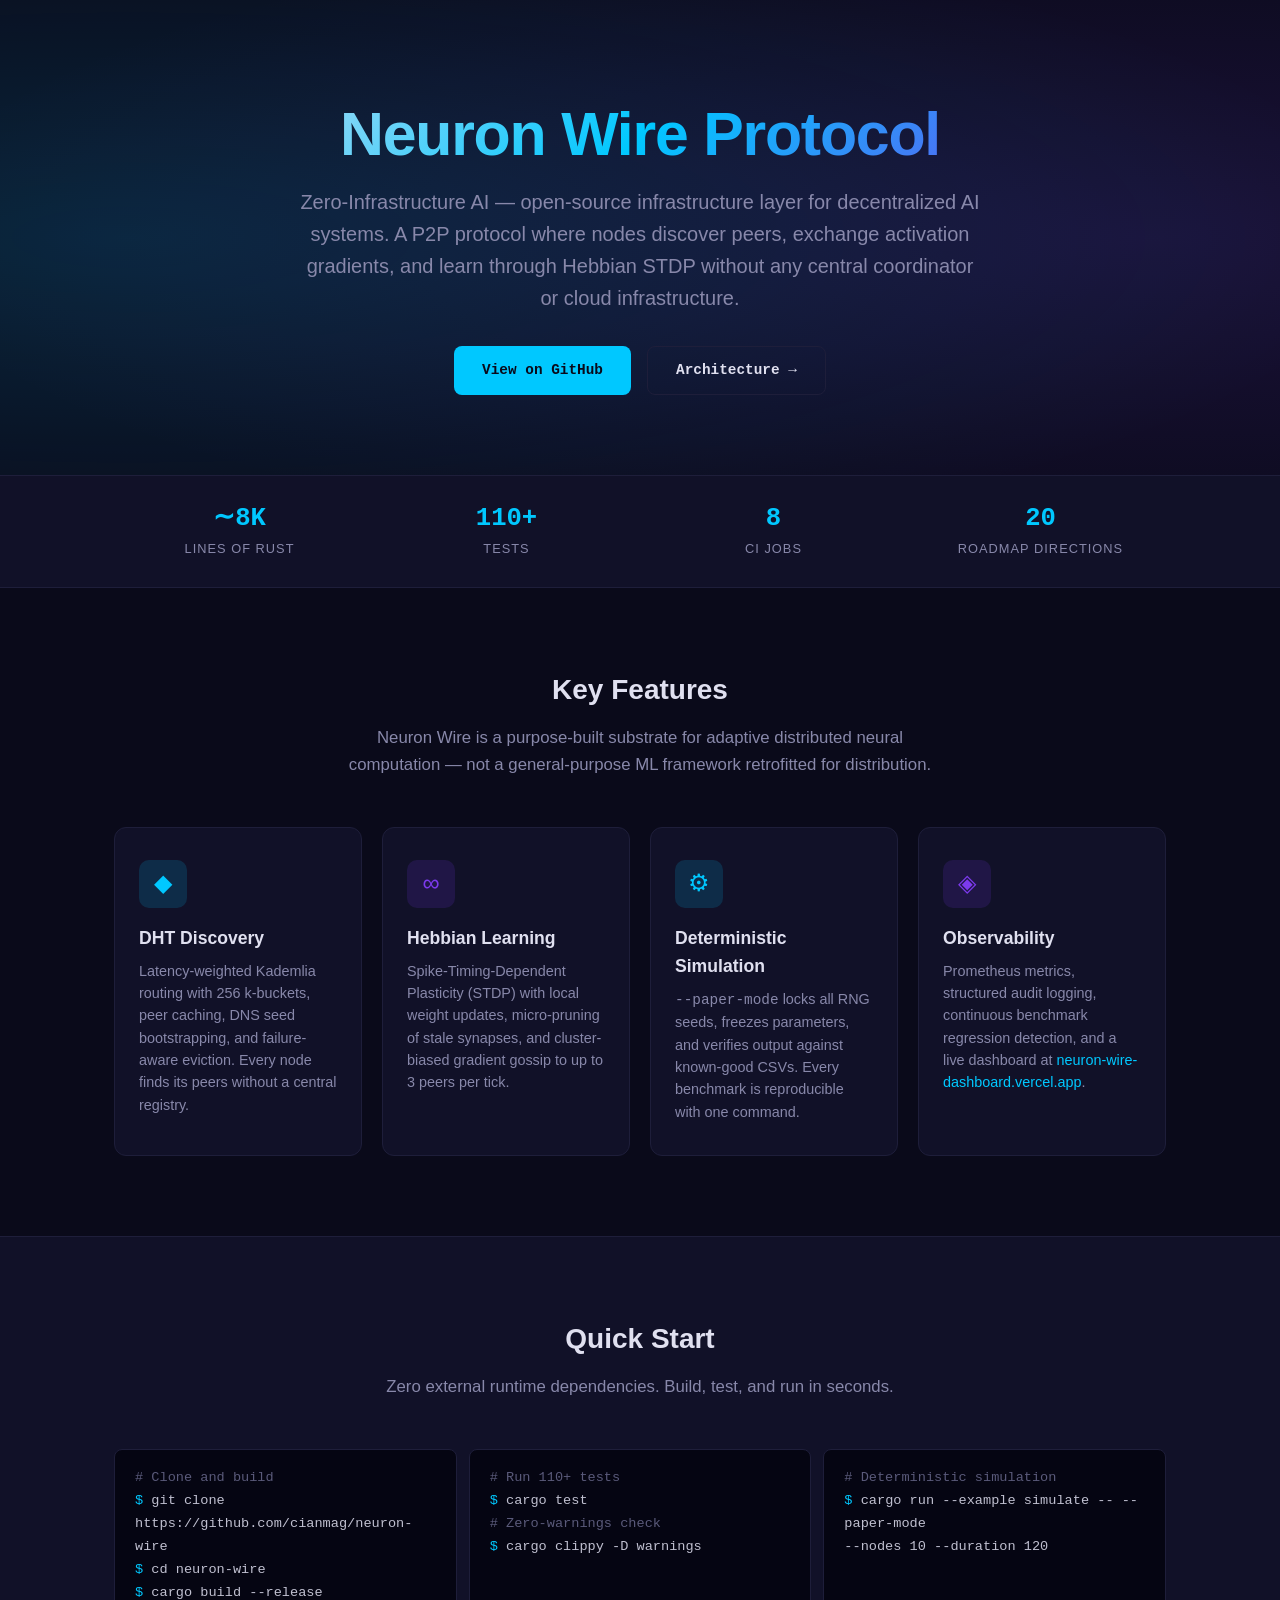
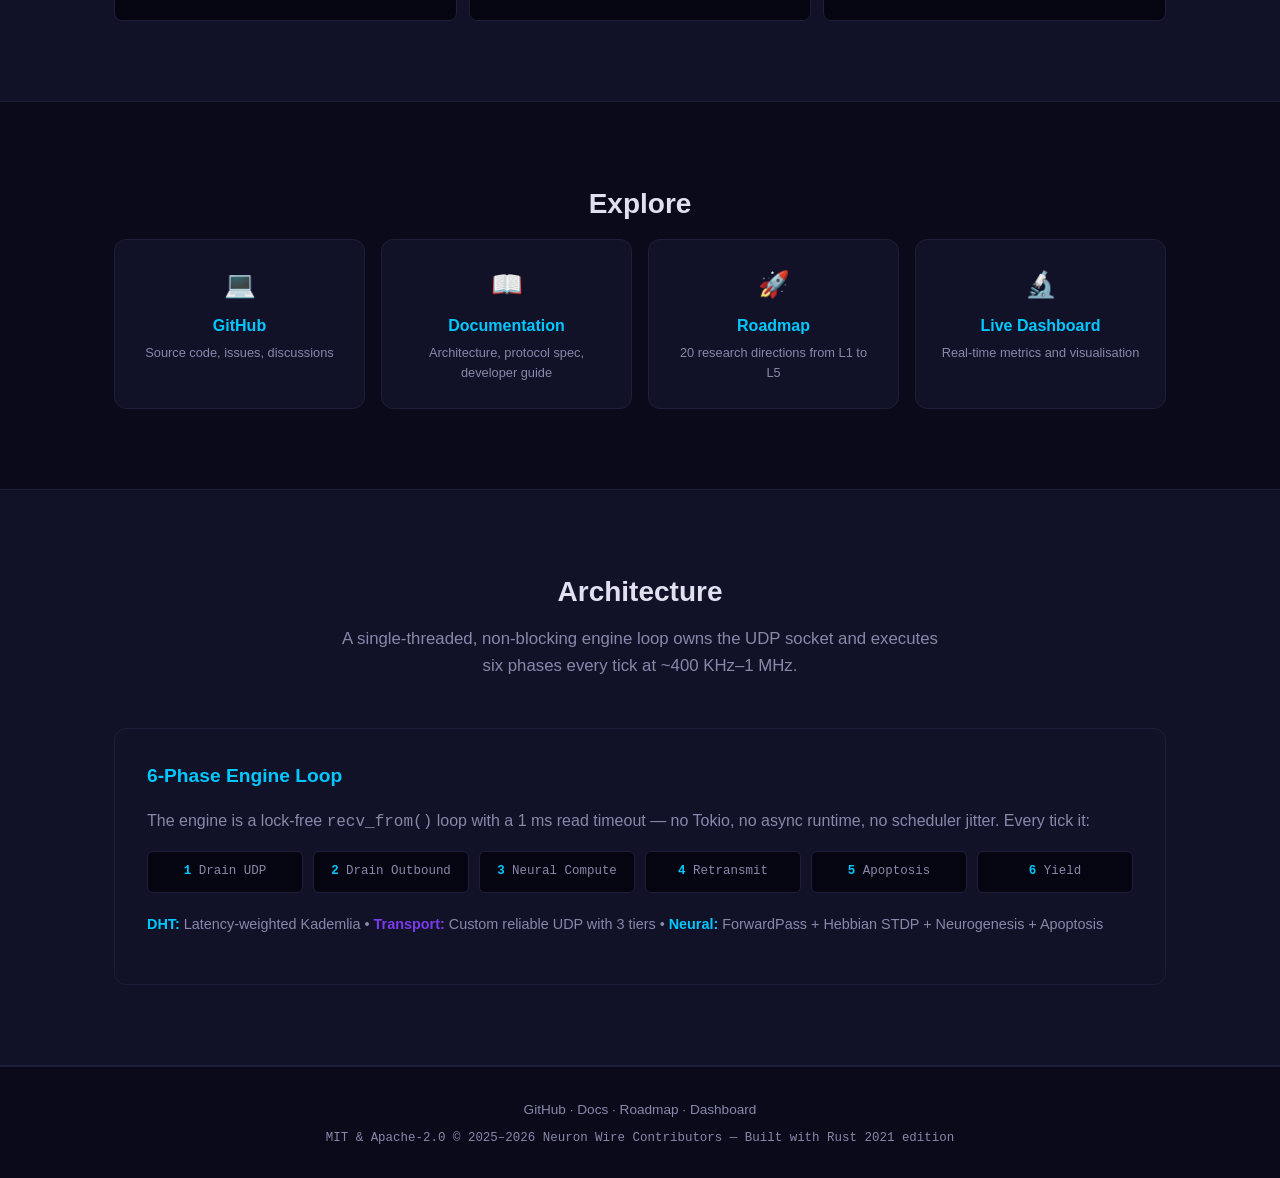
<file: website/index.html>
<!DOCTYPE html>
<html lang="en">
<head>
<meta charset="UTF-8">
<meta name="viewport" content="width=device-width, initial-scale=1.0">
<meta name="description" content="Neuron Wire — Zero-Infrastructure AI: open-source infrastructure layer for decentralized AI systems">
<meta name="theme-color" content="#0a0a1a">
<title>Neuron Wire Protocol</title>
<style>
  *, *::before, *::after { box-sizing: border-box; margin: 0; padding: 0; }

  :root {
    --bg: #0a0a1a;
    --bg-card: #111128;
    --bg-card-hover: #161638;
    --fg: #e0e0f0;
    --fg-muted: #8888aa;
    --accent: #00c8ff;
    --accent-glow: rgba(0, 200, 255, 0.15);
    --purple: #7c3aed;
    --purple-glow: rgba(124, 58, 237, 0.15);
    --border: #1e1e3a;
    --radius: 12px;
    --font-mono: 'SF Mono', 'Fira Code', 'Cascadia Code', 'JetBrains Mono', Consolas, monospace;
    --font-sans: -apple-system, BlinkMacSystemFont, 'Segoe UI', Roboto, 'Helvetica Neue', sans-serif;
  }

  html { font-size: 16px; scroll-behavior: smooth; }
  body {
    font-family: var(--font-sans);
    background: var(--bg);
    color: var(--fg);
    line-height: 1.6;
    min-height: 100vh;
    display: flex;
    flex-direction: column;
  }

  ::selection { background: var(--accent); color: var(--bg); }

  a { color: var(--accent); text-decoration: none; transition: color 0.2s; }
  a:hover { color: #66ddff; }

  /* ── Utilities ── */
  .container { max-width: 1100px; margin: 0 auto; padding: 0 24px; }

  /* ── Hero ── */
  .hero {
    padding: 100px 0 80px;
    text-align: center;
    position: relative;
    overflow: hidden;
  }
  .hero::before {
    content: '';
    position: absolute;
    top: -50%;
    left: -50%;
    width: 200%;
    height: 200%;
    background: radial-gradient(ellipse at 30% 50%, var(--accent-glow) 0%, transparent 50%),
                radial-gradient(ellipse at 70% 50%, var(--purple-glow) 0%, transparent 50%);
    pointer-events: none;
  }
  .hero-content { position: relative; z-index: 1; }
  .hero h1 {
    font-size: clamp(2.2rem, 5vw, 3.8rem);
    font-weight: 800;
    letter-spacing: -0.02em;
    line-height: 1.15;
    margin-bottom: 16px;
    background: linear-gradient(135deg, var(--fg) 0%, var(--accent) 50%, var(--purple) 100%);
    -webkit-background-clip: text;
    -webkit-text-fill-color: transparent;
    background-clip: text;
  }
  .hero p {
    font-size: clamp(1rem, 2vw, 1.25rem);
    color: var(--fg-muted);
    max-width: 680px;
    margin: 0 auto 32px;
  }
  .hero-actions { display: flex; gap: 16px; justify-content: center; flex-wrap: wrap; }
  .btn {
    display: inline-flex; align-items: center; gap: 8px;
    padding: 12px 28px; border-radius: 8px;
    font-family: var(--font-mono); font-size: 0.9rem; font-weight: 600;
    cursor: pointer; transition: all 0.25s; border: none;
  }
  .btn-primary {
    background: var(--accent); color: #0a0a1a;
  }
  .btn-primary:hover { background: #66ddff; transform: translateY(-2px); box-shadow: 0 8px 24px var(--accent-glow); }
  .btn-secondary {
    background: transparent; color: var(--fg); border: 1px solid var(--border);
  }
  .btn-secondary:hover { border-color: var(--accent); color: var(--accent); transform: translateY(-2px); }

  /* ── Stats Bar ── */
  .stats-bar {
    background: var(--bg-card);
    border-top: 1px solid var(--border);
    border-bottom: 1px solid var(--border);
    padding: 28px 0;
  }
  .stats-grid {
    display: grid;
    grid-template-columns: repeat(4, 1fr);
    gap: 16px;
    text-align: center;
  }
  .stat-item { }
  .stat-value {
    font-family: var(--font-mono);
    font-size: 1.6rem;
    font-weight: 700;
    color: var(--accent);
    line-height: 1.2;
  }
  .stat-label {
    font-size: 0.8rem;
    color: var(--fg-muted);
    text-transform: uppercase;
    letter-spacing: 0.08em;
    margin-top: 4px;
  }

  /* ── Sections ── */
  section { padding: 80px 0; }
  .section-title {
    font-size: 1.75rem;
    font-weight: 700;
    margin-bottom: 12px;
    text-align: center;
  }
  .section-subtitle {
    color: var(--fg-muted);
    text-align: center;
    max-width: 600px;
    margin: 0 auto 48px;
    font-size: 1.05rem;
  }

  /* ── Feature Cards ── */
  .features-grid {
    display: grid;
    grid-template-columns: repeat(auto-fit, minmax(240px, 1fr));
    gap: 20px;
  }
  .feature-card {
    background: var(--bg-card);
    border: 1px solid var(--border);
    border-radius: var(--radius);
    padding: 32px 24px;
    transition: all 0.3s;
  }
  .feature-card:hover {
    background: var(--bg-card-hover);
    border-color: var(--accent);
    transform: translateY(-4px);
    box-shadow: 0 12px 40px rgba(0, 200, 255, 0.08);
  }
  .feature-icon {
    width: 48px; height: 48px;
    border-radius: 10px;
    display: flex; align-items: center; justify-content: center;
    font-size: 1.5rem;
    margin-bottom: 16px;
  }
  .feature-icon.cyan { background: var(--accent-glow); color: var(--accent); }
  .feature-icon.purple { background: var(--purple-glow); color: var(--purple); }
  .feature-card h3 { font-size: 1.1rem; font-weight: 600; margin-bottom: 8px; }
  .feature-card p { font-size: 0.9rem; color: var(--fg-muted); line-height: 1.55; }

  /* ── Quick Start ── */
  .quick-start-grid {
    display: grid;
    grid-template-columns: repeat(auto-fit, minmax(280px, 1fr));
    gap: 12px;
  }
  .code-block {
    background: #050512;
    border: 1px solid var(--border);
    border-radius: 8px;
    padding: 16px 20px;
    font-family: var(--font-mono);
    font-size: 0.85rem;
    line-height: 1.7;
    overflow-x: auto;
    color: #c0c0d0;
  }
  .code-block .prompt { color: var(--accent); }
  .code-block .comment { color: #5a5a7a; }

  /* ── Links ── */
  .links-grid {
    display: grid;
    grid-template-columns: repeat(auto-fit, minmax(200px, 1fr));
    gap: 16px;
  }
  .link-card {
    background: var(--bg-card);
    border: 1px solid var(--border);
    border-radius: var(--radius);
    padding: 24px;
    text-align: center;
    transition: all 0.3s;
  }
  .link-card:hover {
    border-color: var(--purple);
    background: var(--bg-card-hover);
    transform: translateY(-3px);
    box-shadow: 0 8px 30px var(--purple-glow);
  }
  .link-card .link-icon { font-size: 1.6rem; margin-bottom: 8px; }
  .link-card h4 { font-size: 1rem; font-weight: 600; }
  .link-card p { font-size: 0.8rem; color: var(--fg-muted); margin-top: 4px; }

  /* ── Architecture ── */
  .arch-section {
    background: var(--bg-card);
    border: 1px solid var(--border);
    border-radius: var(--radius);
    padding: 32px;
  }
  .arch-section h3 { font-size: 1.2rem; margin-bottom: 16px; color: var(--accent); }
  .arch-section p { color: var(--fg-muted); margin-bottom: 16px; }
  .arch-phases {
    display: grid;
    grid-template-columns: repeat(auto-fit, minmax(140px, 1fr));
    gap: 10px;
    margin-top: 16px;
  }
  .phase-badge {
    background: #050512;
    border: 1px solid var(--border);
    border-radius: 6px;
    padding: 10px 12px;
    text-align: center;
    font-family: var(--font-mono);
    font-size: 0.78rem;
  }
  .phase-badge .num { color: var(--accent); font-weight: 700; }
  .phase-badge .label { color: var(--fg-muted); }

  /* ── Footer ── */
  footer {
    margin-top: auto;
    border-top: 1px solid var(--border);
    padding: 32px 0;
    text-align: center;
    color: var(--fg-muted);
    font-size: 0.85rem;
  }
  footer a { color: var(--fg-muted); }
  footer a:hover { color: var(--accent); }
  footer .license { margin-top: 8px; font-family: var(--font-mono); font-size: 0.78rem; }

  /* ── Responsive ── */
  @media (max-width: 640px) {
    .hero { padding: 60px 0 40px; }
    section { padding: 48px 0; }
    .stats-grid { grid-template-columns: repeat(2, 1fr); gap: 20px; }
    .stat-value { font-size: 1.3rem; }
    .features-grid { grid-template-columns: 1fr; }
    .arch-phases { grid-template-columns: repeat(2, 1fr); }
  }
</style>
</head>
<body>

<!-- ── Hero ── -->
<section class="hero">
  <div class="container hero-content">
    <h1>Neuron Wire Protocol</h1>
    <p>Zero-Infrastructure AI &mdash; open-source infrastructure layer for decentralized AI systems. A P2P protocol where nodes discover peers, exchange activation gradients, and learn through Hebbian STDP without any central coordinator or cloud infrastructure.</p>
    <div class="hero-actions">
      <a href="https://github.com/cianmag/neuron-wire" class="btn btn-primary">View on GitHub</a>
      <a href="https://github.com/cianmag/neuron-wire/blob/master/ARCHITECTURE.md" class="btn btn-secondary">Architecture &rarr;</a>
    </div>
  </div>
</section>

<!-- ── Stats ── -->
<div class="stats-bar">
  <div class="container stats-grid">
    <div class="stat-item">
      <div class="stat-value">&sim;8K</div>
      <div class="stat-label">Lines of Rust</div>
    </div>
    <div class="stat-item">
      <div class="stat-value">110+</div>
      <div class="stat-label">Tests</div>
    </div>
    <div class="stat-item">
      <div class="stat-value">8</div>
      <div class="stat-label">CI Jobs</div>
    </div>
    <div class="stat-item">
      <div class="stat-value">20</div>
      <div class="stat-label">Roadmap Directions</div>
    </div>
  </div>
</div>

<!-- ── Features ── -->
<section>
  <div class="container">
    <h2 class="section-title">Key Features</h2>
    <p class="section-subtitle">Neuron Wire is a purpose-built substrate for adaptive distributed neural computation &mdash; not a general-purpose ML framework retrofitted for distribution.</p>
    <div class="features-grid">

      <div class="feature-card">
        <div class="feature-icon cyan">&#9670;</div>
        <h3>DHT Discovery</h3>
        <p>Latency-weighted Kademlia routing with 256 k-buckets, peer caching, DNS seed bootstrapping, and failure-aware eviction. Every node finds its peers without a central registry.</p>
      </div>

      <div class="feature-card">
        <div class="feature-icon purple">&#8734;</div>
        <h3>Hebbian Learning</h3>
        <p>Spike-Timing-Dependent Plasticity (STDP) with local weight updates, micro-pruning of stale synapses, and cluster-biased gradient gossip to up to 3 peers per tick.</p>
      </div>

      <div class="feature-card">
        <div class="feature-icon cyan">&#9881;</div>
        <h3>Deterministic Simulation</h3>
        <p><code>--paper-mode</code> locks all RNG seeds, freezes parameters, and verifies output against known-good CSVs. Every benchmark is reproducible with one command.</p>
      </div>

      <div class="feature-card">
        <div class="feature-icon purple">&#9672;</div>
        <h3>Observability</h3>
        <p>Prometheus metrics, structured audit logging, continuous benchmark regression detection, and a live dashboard at <a href="https://neuron-wire-dashboard.vercel.app">neuron-wire-dashboard.vercel.app</a>.</p>
      </div>

    </div>
  </div>
</section>

<!-- ── Quick Start ── -->
<section style="background: var(--bg-card); border-top: 1px solid var(--border); border-bottom: 1px solid var(--border);">
  <div class="container">
    <h2 class="section-title">Quick Start</h2>
    <p class="section-subtitle">Zero external runtime dependencies. Build, test, and run in seconds.</p>
    <div class="quick-start-grid">
      <div class="code-block">
        <span class="comment"># Clone and build</span><br>
        <span class="prompt">$</span> git clone https://github.com/cianmag/neuron-wire<br>
        <span class="prompt">$</span> cd neuron-wire<br>
        <span class="prompt">$</span> cargo build --release
      </div>
      <div class="code-block">
        <span class="comment"># Run 110+ tests</span><br>
        <span class="prompt">$</span> cargo test<br>
        <span class="comment"># Zero-warnings check</span><br>
        <span class="prompt">$</span> cargo clippy -D warnings
      </div>
      <div class="code-block">
        <span class="comment"># Deterministic simulation</span><br>
        <span class="prompt">$</span> cargo run --example simulate -- --paper-mode<br>
        <span class="prompt">  </span>   --nodes 10 --duration 120
      </div>
    </div>
  </div>
</section>

<!-- ── Links ── -->
<section>
  <div class="container">
    <h2 class="section-title">Explore</h2>
    <div class="links-grid">
      <a href="https://github.com/cianmag/neuron-wire" class="link-card">
        <div class="link-icon">&#128187;</div>
        <h4>GitHub</h4>
        <p>Source code, issues, discussions</p>
      </a>
      <a href="https://github.com/cianmag/neuron-wire/blob/master/ARCHITECTURE.md" class="link-card">
        <div class="link-icon">&#128214;</div>
        <h4>Documentation</h4>
        <p>Architecture, protocol spec, developer guide</p>
      </a>
      <a href="https://github.com/cianmag/neuron-wire/blob/master/ROADMAP.md" class="link-card">
        <div class="link-icon">&#128640;</div>
        <h4>Roadmap</h4>
        <p>20 research directions from L1 to L5</p>
      </a>
      <a href="https://neuron-wire-dashboard.vercel.app" class="link-card">
        <div class="link-icon">&#128300;</div>
        <h4>Live Dashboard</h4>
        <p>Real-time metrics and visualisation</p>
      </a>
    </div>
  </div>
</section>

<!-- ── Architecture ── -->
<section style="background: var(--bg-card); border-top: 1px solid var(--border); border-bottom: 1px solid var(--border);">
  <div class="container">
    <h2 class="section-title">Architecture</h2>
    <p class="section-subtitle">A single-threaded, non-blocking engine loop owns the UDP socket and executes six phases every tick at ~400 KHz&ndash;1 MHz.</p>
    <div class="arch-section">
      <h3>6-Phase Engine Loop</h3>
      <p>The engine is a lock-free <code>recv_from()</code> loop with a 1 ms read timeout &mdash; no Tokio, no async runtime, no scheduler jitter. Every tick it:</p>
      <div class="arch-phases">
        <div class="phase-badge"><span class="num">1</span> <span class="label">Drain UDP</span></div>
        <div class="phase-badge"><span class="num">2</span> <span class="label">Drain Outbound</span></div>
        <div class="phase-badge"><span class="num">3</span> <span class="label">Neural Compute</span></div>
        <div class="phase-badge"><span class="num">4</span> <span class="label">Retransmit</span></div>
        <div class="phase-badge"><span class="num">5</span> <span class="label">Apoptosis</span></div>
        <div class="phase-badge"><span class="num">6</span> <span class="label">Yield</span></div>
      </div>
      <p style="margin-top: 20px; color: var(--fg-muted); font-size: 0.9rem;">
        <strong style="color: var(--accent);">DHT:</strong> Latency-weighted Kademlia &bull;
        <strong style="color: var(--purple);">Transport:</strong> Custom reliable UDP with 3 tiers &bull;
        <strong style="color: var(--accent);">Neural:</strong> ForwardPass + Hebbian STDP + Neurogenesis + Apoptosis
      </p>
    </div>
  </div>
</section>

<!-- ── Footer ── -->
<footer>
  <div class="container">
    <p>
      <a href="https://github.com/cianmag/neuron-wire">GitHub</a> &middot;
      <a href="https://github.com/cianmag/neuron-wire/blob/master/ARCHITECTURE.md">Docs</a> &middot;
      <a href="https://github.com/cianmag/neuron-wire/blob/master/ROADMAP.md">Roadmap</a> &middot;
      <a href="https://neuron-wire-dashboard.vercel.app">Dashboard</a>
    </p>
    <p class="license">
      MIT &amp; Apache-2.0 &copy; 2025&ndash;2026 Neuron Wire Contributors &mdash;
      Built with Rust 2021 edition
    </p>
  </div>
</footer>

</body>
</html>
</file>
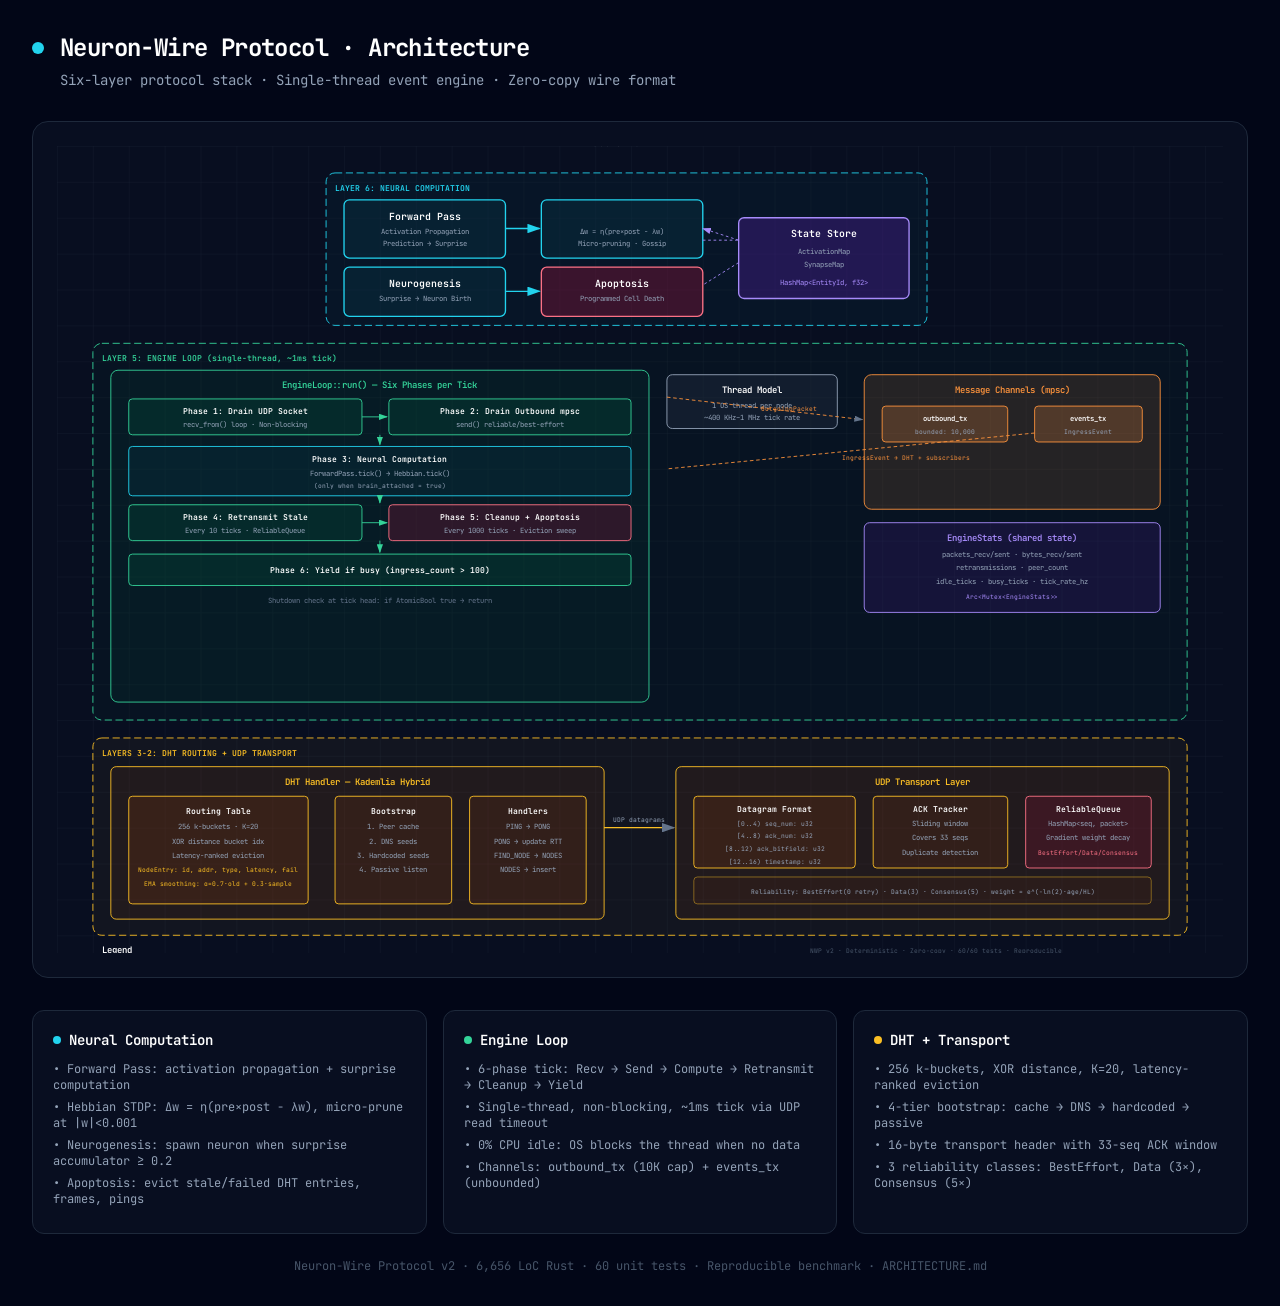
<file: architecture-diagram.html>
<!DOCTYPE html>
<html lang="en">
<head>
  <meta charset="UTF-8">
  <meta name="viewport" content="width=device-width, initial-scale=1.0">
  <title>Neuron-Wire Protocol Architecture</title>
  <link href="https://fonts.googleapis.com/css2?family=JetBrains+Mono:wght@400;500;600;700&display=swap" rel="stylesheet">
  <style>
    *{margin:0;padding:0;box-sizing:border-box}
    body{font-family:'JetBrains Mono',monospace;background:#020617;min-height:100vh;padding:2rem;color:white}
    .container{max-width:1400px;margin:0 auto}
    .header{margin-bottom:2rem}
    .header-row{display:flex;align-items:center;gap:1rem;margin-bottom:0.5rem}
    .pulse-dot{width:12px;height:12px;background:#22d3ee;border-radius:50%;animation:pulse 2s infinite}
    @keyframes pulse{0%,100%{opacity:1}50%{opacity:0.5}}
    h1{font-size:1.5rem;font-weight:700;letter-spacing:-0.025em}
    .subtitle{color:#94a3b8;font-size:0.875rem;margin-left:1.75rem}
    .diagram-container{background:rgba(15,23,42,0.5);border-radius:1rem;border:1px solid #1e293b;padding:1.5rem;overflow-x:auto}
    svg{width:100%;min-width:960px;display:block}
    .cards{display:grid;grid-template-columns:repeat(auto-fit,minmax(280px,1fr));gap:1rem;margin-top:2rem}
    .card{background:rgba(15,23,42,0.5);border-radius:0.75rem;border:1px solid #1e293b;padding:1.25rem}
    .card-header{display:flex;align-items:center;gap:0.5rem;margin-bottom:0.75rem}
    .card-dot{width:8px;height:8px;border-radius:50%}
    .card-dot.cyan{background:#22d3ee}
    .card-dot.emerald{background:#34d399}
    .card-dot.violet{background:#a78bfa}
    .card-dot.amber{background:#fbbf24}
    .card-dot.rose{background:#fb7185}
    .card-dot.orange{background:#fb923c}
    .card h3{font-size:0.875rem;font-weight:600}
    .card ul{list-style:none;color:#94a3b8;font-size:0.75rem}
    .card li{margin-bottom:0.375rem}
    .footer{text-align:center;margin-top:1.5rem;color:#475569;font-size:0.75rem}
  </style>
</head>
<body>
  <div class="container">
    <div class="header">
      <div class="header-row">
        <div class="pulse-dot"></div>
        <h1>Neuron-Wire Protocol · Architecture</h1>
      </div>
      <p class="subtitle">Six-layer protocol stack · Single-thread event engine · Zero-copy wire format</p>
    </div>

    <div class="diagram-container">
      <svg viewBox="0 0 1300 900">
        <defs>
          <marker id="arrowhead" markerWidth="10" markerHeight="7" refX="9" refY="3.5" orient="auto">
            <polygon points="0 0, 10 3.5, 0 7" fill="#64748b" />
          </marker>
          <marker id="arrowhead-cyan" markerWidth="10" markerHeight="7" refX="9" refY="3.5" orient="auto">
            <polygon points="0 0, 10 3.5, 0 7" fill="#22d3ee" />
          </marker>
          <marker id="arrowhead-emerald" markerWidth="10" markerHeight="7" refX="9" refY="3.5" orient="auto">
            <polygon points="0 0, 10 3.5, 0 7" fill="#34d399" />
          </marker>
          <marker id="arrowhead-violet" markerWidth="10" markerHeight="7" refX="9" refY="3.5" orient="auto">
            <polygon points="0 0, 10 3.5, 0 7" fill="#a78bfa" />
          </marker>
          <marker id="arrowhead-rose" markerWidth="10" markerHeight="7" refX="9" refY="3.5" orient="auto">
            <polygon points="0 0, 10 3.5, 0 7" fill="#fb7185" />
          </marker>
          <pattern id="grid" width="40" height="40" patternUnits="userSpaceOnUse">
            <path d="M 40 0 L 0 0 0 40" fill="none" stroke="#1e293b" stroke-width="0.5"/>
          </pattern>
        </defs>

        <rect width="100%" height="100%" fill="url(#grid)" />

        <!-- ═══════════════════════════════════════════════════════════
             LAYER 6: NEURAL COMPUTATION (top)
             ═══════════════════════════════════════════════════════════ -->
        
        <!-- Layer boundary -->
        <rect x="300" y="30" width="670" height="170" rx="10" fill="rgba(8, 51, 68, 0.2)" stroke="#22d3ee" stroke-width="1" stroke-dasharray="8,4"/>
        <text x="310" y="50" fill="#22d3ee" font-size="9" font-weight="600">LAYER 6: NEURAL COMPUTATION</text>

        <!-- Forward Pass -->
        <rect x="320" y="60" width="180" height="65" rx="6" fill="rgba(8, 51, 68, 0.4)" stroke="#22d3ee" stroke-width="1.5"/>
        <text x="410" y="82" fill="white" font-size="11" font-weight="600" text-anchor="middle">Forward Pass</text>
        <text x="410" y="98" fill="#94a3b8" font-size="8" text-anchor="middle">Activation Propagation</text>
        <text x="410" y="112" fill="#94a3b8" font-size="8" text-anchor="middle">Prediction → Surprise</text>

        <!-- Hebbian STDP -->
        <rect x="540" y="60" width="180" height="65" rx="6" fill="rgba(8, 51, 68, 0.4)" stroke="#22d3ee" stroke-width="1.5"/>
        <text x="630" height="82" fill="white" font-size="11" font-weight="600" text-anchor="middle">Hebbian STDP</text>
        <text x="630" y="98" fill="#94a3b8" font-size="8" text-anchor="middle">Δw = η(pre×post − λw)</text>
        <text x="630" y="112" fill="#94a3b8" font-size="8" text-anchor="middle">Micro-pruning · Gossip</text>

        <!-- Neurogenesis -->
        <rect x="320" y="135" width="180" height="55" rx="6" fill="rgba(8, 51, 68, 0.4)" stroke="#22d3ee" stroke-width="1.5"/>
        <text x="410" y="157" fill="white" font-size="11" font-weight="600" text-anchor="middle">Neurogenesis</text>
        <text x="410" y="173" fill="#94a3b8" font-size="8" text-anchor="middle">Surprise → Neuron Birth</text>

        <!-- Apoptosis -->
        <rect x="540" y="135" width="180" height="55" rx="6" fill="rgba(136, 19, 55, 0.4)" stroke="#fb7185" stroke-width="1.5"/>
        <text x="630" y="157" fill="white" font-size="11" font-weight="600" text-anchor="middle">Apoptosis</text>
        <text x="630" y="173" fill="#94a3b8" font-size="8" text-anchor="middle">Programmed Cell Death</text>

        <!-- Arrow: Forward → Hebbian -->
        <line x1="500" y1="92" x2="538" y2="92" stroke="#22d3ee" stroke-width="1.5" marker-end="url(#arrowhead-cyan)"/>

        <!-- Arrow: Neurogenesis → Apoptosis -->
        <line x1="500" y1="162" x2="538" y2="162" stroke="#22d3ee" stroke-width="1.5" marker-end="url(#arrowhead-cyan)"/>

        <!-- Activation/Synapse Maps -->
        <rect x="760" y="80" width="190" height="90" rx="6" fill="rgba(76, 29, 149, 0.4)" stroke="#a78bfa" stroke-width="1.5"/>
        <text x="855" y="102" fill="white" font-size="11" font-weight="600" text-anchor="middle">State Store</text>
        <text x="855" y="120" fill="#94a3b8" font-size="8" text-anchor="middle">ActivationMap</text>
        <text x="855" y="135" fill="#94a3b8" font-size="8" text-anchor="middle">SynapseMap</text>
        <text x="855" y="155" fill="#a78bfa" font-size="8" text-anchor="middle">HashMap&lt;EntityId, f32&gt;</text>

        <!-- Arrow: Maps ↔ Forward -->
        <line x1="760" y1="105" x2="720" y2="92" stroke="#a78bfa" stroke-width="1" stroke-dasharray="3,3" marker-end="url(#arrowhead-violet)"/>
        <line x1="720" y1="105" x2="760" y2="105" stroke="#a78bfa" stroke-width="1" stroke-dasharray="3,3"/>

        <!-- Arrow: Maps ↔ Hebbian -->
        <line x1="760" y1="130" x2="720" y2="155" stroke="#a78bfa" stroke-width="1" stroke-dasharray="3,3"/>

        <!-- ═══════════════════════════════════════════════════════════
             LAYER 5: ENGINE LOOP (middle)
             ═══════════════════════════════════════════════════════════ -->

        <!-- Layer boundary -->
        <rect x="40" y="220" width="1220" height="420" rx="10" fill="rgba(6, 78, 59, 0.08)" stroke="#34d399" stroke-width="1" stroke-dasharray="8,4"/>
        <text x="50" y="240" fill="#34d399" font-size="9" font-weight="600">LAYER 5: ENGINE LOOP (single-thread, ~1ms tick)</text>

        <!-- Engine Loop box - 6 phases -->
        <rect x="60" y="250" width="600" height="370" rx="8" fill="rgba(6, 78, 59, 0.15)" stroke="#34d399" stroke-width="1"/>
        <text x="360" y="270" fill="#34d399" font-size="10" font-weight="600" text-anchor="middle">EngineLoop::run() — Six Phases per Tick</text>

        <!-- Phase 1 -->
        <rect x="80" y="282" width="260" height="40" rx="4" fill="rgba(6, 78, 59, 0.3)" stroke="#34d399" stroke-width="1"/>
        <text x="210" y="299" fill="white" font-size="9" font-weight="600" text-anchor="middle">Phase 1: Drain UDP Socket</text>
        <text x="210" y="313" fill="#94a3b8" font-size="8" text-anchor="middle">recv_from() loop · Non-blocking</text>

        <!-- Phase 2 -->
        <rect x="370" y="282" width="270" height="40" rx="4" fill="rgba(6, 78, 59, 0.3)" stroke="#34d399" stroke-width="1"/>
        <text x="505" y="299" fill="white" font-size="9" font-weight="600" text-anchor="middle">Phase 2: Drain Outbound mpsc</text>
        <text x="505" y="313" fill="#94a3b8" font-size="8" text-anchor="middle">send() reliable/best-effort</text>

        <!-- Arrow 1→2 -->
        <line x1="340" y1="302" x2="368" y2="302" stroke="#34d399" stroke-width="1" marker-end="url(#arrowhead-emerald)"/>

        <!-- Phase 3 -->
        <rect x="80" y="335" width="560" height="55" rx="4" fill="rgba(8, 51, 68, 0.3)" stroke="#22d3ee" stroke-width="1"/>
        <text x="360" y="352" fill="white" font-size="9" font-weight="600" text-anchor="middle">Phase 3: Neural Computation</text>
        <text x="360" y="368" fill="#94a3b8" font-size="8" text-anchor="middle">ForwardPass.tick() → Hebbian.tick()</text>
        <text x="360" y="381" fill="#94a3b8" font-size="7" text-anchor="middle">(only when brain_attached = true)</text>

        <!-- Phase 4 -->
        <rect x="80" y="400" width="260" height="40" rx="4" fill="rgba(6, 78, 59, 0.3)" stroke="#34d399" stroke-width="1"/>
        <text x="210" y="417" fill="white" font-size="9" font-weight="600" text-anchor="middle">Phase 4: Retransmit Stale</text>
        <text x="210" y="431" fill="#94a3b8" font-size="8" text-anchor="middle">Every 10 ticks · ReliableQueue</text>

        <!-- Phase 5 -->
        <rect x="370" y="400" width="270" height="40" rx="4" fill="rgba(136, 19, 55, 0.3)" stroke="#fb7185" stroke-width="1"/>
        <text x="505" y="417" fill="white" font-size="9" font-weight="600" text-anchor="middle">Phase 5: Cleanup + Apoptosis</text>
        <text x="505" y="431" fill="#94a3b8" font-size="8" text-anchor="middle">Every 1000 ticks · Eviction sweep</text>

        <!-- Arrow 4→5 -->
        <line x1="340" y1="420" x2="368" y2="420" stroke="#34d399" stroke-width="1" marker-end="url(#arrowhead-emerald)"/>

        <!-- Phase 6 -->
        <rect x="80" y="455" width="560" height="35" rx="4" fill="rgba(6, 78, 59, 0.3)" stroke="#34d399" stroke-width="1"/>
        <text x="360" y="476" fill="white" font-size="9" font-weight="600" text-anchor="middle">Phase 6: Yield if busy (ingress_count > 100)</text>

        <!-- Vertical flow arrows -->
        <line x1="360" y1="322" x2="360" y2="333" stroke="#34d399" stroke-width="1" marker-end="url(#arrowhead-emerald)"/>
        <line x1="360" y1="390" x2="360" y2="398" stroke="#34d399" stroke-width="1" marker-end="url(#arrowhead-emerald)"/>
        <line x1="360" y1="440" x2="360" y2="453" stroke="#34d399" stroke-width="1" marker-end="url(#arrowhead-emerald)"/>

        <!-- Shutdown check note -->
        <text x="360" y="510" fill="#64748b" font-size="8" text-anchor="middle">Shutdown check at tick head: if AtomicBool true → return</text>

        <!-- Thread model -->
        <rect x="680" y="255" width="190" height="60" rx="6" fill="rgba(30, 41, 59, 0.5)" stroke="#94a3b8" stroke-width="1"/>
        <text x="775" y="275" fill="white" font-size="10" font-weight="600" text-anchor="middle">Thread Model</text>
        <text x="775" y="292" fill="#94a3b8" font-size="8" text-anchor="middle">1 OS thread per node</text>
        <text x="775" y="305" fill="#94a3b8" font-size="8" text-anchor="middle">~400 KHz–1 MHz tick rate</text>

        <!-- Channel diagram -->
        <rect x="900" y="255" width="330" height="150" rx="8" fill="rgba(251, 146, 60, 0.12)" stroke="#fb923c" stroke-width="1"/>
        <text x="1065" y="275" fill="#fb923c" font-size="10" font-weight="600" text-anchor="middle">Message Channels (mpsc)</text>

        <rect x="920" y="290" width="140" height="40" rx="4" fill="rgba(251, 146, 60, 0.2)" stroke="#fb923c" stroke-width="1"/>
        <text x="990" y="307" fill="white" font-size="8" font-weight="600" text-anchor="middle">outbound_tx</text>
        <text x="990" y="321" fill="#94a3b8" font-size="7" text-anchor="middle">bounded: 10,000</text>

        <rect x="1090" y="290" width="120" height="40" rx="4" fill="rgba(251, 146, 60, 0.2)" stroke="#fb923c" stroke-width="1"/>
        <text x="1150" y="307" fill="white" font-size="8" font-weight="600" text-anchor="middle">events_tx</text>
        <text x="1150" y="321" fill="#94a3b8" font-size="7" text-anchor="middle">IngressEvent</text>

        <!-- Channel flow arrows (to/from engine) -->
        <line x1="680" y1="280" x2="898" y2="305" stroke="#fb923c" stroke-width="1" stroke-dasharray="4,3" marker-end="url(#arrowhead)"/>
        <text x="785" y="295" fill="#fb923c" font-size="7">OutgoingPacket</text>

        <line x1="1090" y1="320" x2="680" y2="360" stroke="#fb923c" stroke-width="1" stroke-dasharray="4,3"/>
        <text x="875" y="350" fill="#fb923c" font-size="7">IngressEvent → DHT + subscribers</text>

        <!-- Engine Stats -->
        <rect x="900" y="420" width="330" height="100" rx="6" fill="rgba(76, 29, 149, 0.2)" stroke="#a78bfa" stroke-width="1"/>
        <text x="1065" y="440" fill="#a78bfa" font-size="10" font-weight="600" text-anchor="middle">EngineStats (shared state)</text>
        <text x="1065" y="458" fill="#94a3b8" font-size="8" text-anchor="middle">packets_recv/sent · bytes_recv/sent</text>
        <text x="1065" y="473" fill="#94a3b8" font-size="8" text-anchor="middle">retransmissions · peer_count</text>
        <text x="1065" y="488" fill="#94a3b8" font-size="8" text-anchor="middle">idle_ticks · busy_ticks · tick_rate_hz</text>
        <text x="1065" y="505" fill="#a78bfa" font-size="7" text-anchor="middle">Arc&lt;Mutex&lt;EngineStats&gt;&gt;</text>

        <!-- ═══════════════════════════════════════════════════════════
             LAYERS 3-2: DHT + TRANSPORT (bottom section)
             ═══════════════════════════════════════════════════════════ -->

        <!-- Layer boundary -->
        <rect x="40" y="660" width="1220" height="220" rx="10" fill="rgba(251, 191, 36, 0.04)" stroke="#fbbf24" stroke-width="1" stroke-dasharray="8,4"/>
        <text x="50" y="680" fill="#fbbf24" font-size="9" font-weight="600">LAYERS 3-2: DHT ROUTING + UDP TRANSPORT</text>

        <!-- DHT Handler -->
        <rect x="60" y="692" width="550" height="170" rx="6" fill="rgba(120, 53, 15, 0.15)" stroke="#fbbf24" stroke-width="1"/>
        <text x="335" y="712" fill="#fbbf24" font-size="10" font-weight="600" text-anchor="middle">DHT Handler — Kademlia Hybrid</text>

        <!-- Routing Table -->
        <rect x="80" y="725" width="200" height="120" rx="4" fill="rgba(120, 53, 15, 0.25)" stroke="#fbbf24" stroke-width="1"/>
        <text x="180" y="745" fill="white" font-size="9" font-weight="600" text-anchor="middle">Routing Table</text>
        <text x="180" y="762" fill="#94a3b8" font-size="8" text-anchor="middle">256 k-buckets · K=20</text>
        <text x="180" y="778" fill="#94a3b8" font-size="8" text-anchor="middle">XOR distance bucket idx</text>
        <text x="180" y="794" fill="#94a3b8" font-size="8" text-anchor="middle">Latency-ranked eviction</text>
        <text x="180" y="810" fill="#fbbf24" font-size="7" text-anchor="middle">NodeEntry: id, addr, type, latency, fail</text>
        <text x="180" y="825" fill="#fbbf24" font-size="7" text-anchor="middle">EMA smoothing: α=0.7·old + 0.3·sample</text>

        <!-- Bootstrap -->
        <rect x="310" y="725" width="130" height="120" rx="4" fill="rgba(120, 53, 15, 0.2)" stroke="#fbbf24" stroke-width="1"/>
        <text x="375" y="745" fill="white" font-size="9" font-weight="600" text-anchor="middle">Bootstrap</text>
        <text x="375" y="762" fill="#94a3b8" font-size="8" text-anchor="middle">1. Peer cache</text>
        <text x="375" y="778" fill="#94a3b8" font-size="8" text-anchor="middle">2. DNS seeds</text>
        <text x="375" y="794" fill="#94a3b8" font-size="8" text-anchor="middle">3. Hardcoded seeds</text>
        <text x="375" y="810" fill="#94a3b8" font-size="8" text-anchor="middle">4. Passive listen</text>

        <!-- Message handlers -->
        <rect x="460" y="725" width="130" height="120" rx="4" fill="rgba(120, 53, 15, 0.2)" stroke="#fbbf24" stroke-width="1"/>
        <text x="525" y="745" fill="white" font-size="9" font-weight="600" text-anchor="middle">Handlers</text>
        <text x="525" y="762" fill="#94a3b8" font-size="8" text-anchor="middle">PING → PONG</text>
        <text x="525" y="778" fill="#94a3b8" font-size="8" text-anchor="middle">PONG → update RTT</text>
        <text x="525" y="794" fill="#94a3b8" font-size="8" text-anchor="middle">FIND_NODE → NODES</text>
        <text x="525" y="810" fill="#94a3b8" font-size="8" text-anchor="middle">NODES → insert</text>

        <!-- UDP Transport -->
        <rect x="690" y="692" width="550" height="170" rx="6" fill="rgba(120, 53, 15, 0.15)" stroke="#fbbf24" stroke-width="1"/>
        <text x="965" y="712" fill="#fbbf24" font-size="10" font-weight="600" text-anchor="middle">UDP Transport Layer</text>

        <!-- Transport Header -->
        <rect x="710" y="725" width="180" height="80" rx="4" fill="rgba(120, 53, 15, 0.25)" stroke="#fbbf24" stroke-width="1"/>
        <text x="800" y="742" fill="white" font-size="9" font-weight="600" text-anchor="middle">Datagram Format</text>
        <text x="800" y="758" fill="#94a3b8" font-size="7" text-anchor="middle">[0..4) seq_num: u32</text>
        <text x="800" y="772" fill="#94a3b8" font-size="7" text-anchor="middle">[4..8) ack_num: u32</text>
        <text x="800" y="786" fill="#94a3b8" font-size="7" text-anchor="middle">[8..12) ack_bitfield: u32</text>
        <text x="800" y="800" fill="#94a3b8" font-size="7" text-anchor="middle">[12..16) timestamp: u32</text>

        <!-- ACK Tracker -->
        <rect x="910" y="725" width="150" height="80" rx="4" fill="rgba(120, 53, 15, 0.2)" stroke="#fbbf24" stroke-width="1"/>
        <text x="985" y="742" fill="white" font-size="9" font-weight="600" text-anchor="middle">ACK Tracker</text>
        <text x="985" y="758" fill="#94a3b8" font-size="8" text-anchor="middle">Sliding window</text>
        <text x="985" y="774" fill="#94a3b8" font-size="8" text-anchor="middle">Covers 33 seqs</text>
        <text x="985" y="790" fill="#94a3b8" font-size="8" text-anchor="middle">Duplicate detection</text>

        <!-- Reliable Queue -->
        <rect x="1080" y="725" width="140" height="80" rx="4" fill="rgba(136, 19, 55, 0.25)" stroke="#fb7185" stroke-width="1"/>
        <text x="1150" y="742" fill="white" font-size="9" font-weight="600" text-anchor="middle">ReliableQueue</text>
        <text x="1150" y="758" fill="#94a3b8" font-size="8" text-anchor="middle">HashMap&lt;seq, packet&gt;</text>
        <text x="1150" y="774" fill="#94a3b8" font-size="8" text-anchor="middle">Gradient weight decay</text>
        <text x="1150" y="790" fill="#fb7185" font-size="7" text-anchor="middle">BestEffort/Data/Consensus</text>

        <!-- Reliability table -->
        <rect x="710" y="815" width="510" height="30" rx="4" fill="rgba(120, 53, 15, 0.1)" stroke="#fbbf24" stroke-width="0.5"/>
        <text x="965" y="834" fill="#94a3b8" font-size="7" text-anchor="middle">Reliability: BestEffort(0 retry) · Data(3) · Consensus(5) · weight = e^(−ln(2)·age/HL)</text>

        <!-- Channels between DHT and Transport -->
        <line x1="610" y1="760" x2="688" y2="760" stroke="#fbbf24" stroke-width="1.5" marker-end="url(#arrowhead)"/>
        <text x="649" y="754" fill="#94a3b8" font-size="7" text-anchor="middle">UDP datagrams</text>

        <!-- ═══════════════════════════════════════════════════════════
             LEGEND
             ═══════════════════════════════════════════════════════════ -->
        <text x="50" y="900" fill="white" font-size="10" font-weight="600">Legend</text>

        <rect x="50" y="912" width="14" height="10" rx="2" fill="rgba(8, 51, 68, 0.4)" stroke="#22d3ee" stroke-width="1"/>
        <text x="70" y="920" fill="#94a3b8" font-size="8">Neural Computing</text>

        <rect x="160" y="912" width="14" height="10" rx="2" fill="rgba(6, 78, 59, 0.4)" stroke="#34d399" stroke-width="1"/>
        <text x="180" y="920" fill="#94a3b8" font-size="8">Engine Loop</text>

        <rect x="260" y="912" width="14" height="10" rx="2" fill="rgba(120, 53, 15, 0.3)" stroke="#fbbf24" stroke-width="1"/>
        <text x="280" y="920" fill="#94a3b8" font-size="8">DHT / Transport</text>

        <rect x="380" y="912" width="14" height="10" rx="2" fill="rgba(76, 29, 149, 0.4)" stroke="#a78bfa" stroke-width="1"/>
        <text x="400" y="920" fill="#94a3b8" font-size="8">State Store</text>

        <rect x="480" y="912" width="14" height="10" rx="2" fill="rgba(136, 19, 55, 0.4)" stroke="#fb7185" stroke-width="1"/>
        <text x="500" y="920" fill="#94a3b8" font-size="8">Apoptosis / Security</text>

        <rect x="590" y="912" width="14" height="10" rx="2" fill="rgba(251, 146, 60, 0.3)" stroke="#fb923c" stroke-width="1"/>
        <text x="610" y="920" fill="#94a3b8" font-size="8">Channels (mpsc)</text>

        <line x1="700" y1="917" x2="720" y2="917" stroke="#64748b" stroke-width="1.5" marker-end="url(#arrowhead)"/>
        <text x="726" y="920" fill="#94a3b8" font-size="8">Data Flow</text>

        <line x1="800" y1="917" x2="820" y2="917" stroke="#94a3b8" stroke-width="1" stroke-dasharray="3,3"/>
        <text x="826" y="920" fill="#94a3b8" font-size="8">Read/Write</text>

        <!-- Annotations -->
        <text x="1120" y="900" fill="#475569" font-size="7" text-anchor="end">NWP v2 · Deterministic · Zero-copy · 60/60 tests · Reproducible</text>
      </svg>
    </div>

    <!-- Info Cards -->
    <div class="cards">
      <div class="card">
        <div class="card-header">
          <div class="card-dot cyan"></div>
          <h3>Neural Computation</h3>
        </div>
        <ul>
          <li>• Forward Pass: activation propagation + surprise computation</li>
          <li>• Hebbian STDP: Δw = η(pre×post − λw), micro-prune at |w|&lt;0.001</li>
          <li>• Neurogenesis: spawn neuron when surprise accumulator ≥ 0.2</li>
          <li>• Apoptosis: evict stale/failed DHT entries, frames, pings</li>
        </ul>
      </div>

      <div class="card">
        <div class="card-header">
          <div class="card-dot emerald"></div>
          <h3>Engine Loop</h3>
        </div>
        <ul>
          <li>• 6-phase tick: Recv → Send → Compute → Retransmit → Cleanup → Yield</li>
          <li>• Single-thread, non-blocking, ~1ms tick via UDP read timeout</li>
          <li>• 0% CPU idle: OS blocks the thread when no data</li>
          <li>• Channels: outbound_tx (10K cap) + events_tx (unbounded)</li>
        </ul>
      </div>

      <div class="card">
        <div class="card-header">
          <div class="card-dot amber"></div>
          <h3>DHT + Transport</h3>
        </div>
        <ul>
          <li>• 256 k-buckets, XOR distance, K=20, latency-ranked eviction</li>
          <li>• 4-tier bootstrap: cache → DNS → hardcoded → passive</li>
          <li>• 16-byte transport header with 33-seq ACK window</li>
          <li>• 3 reliability classes: BestEffort, Data (3×), Consensus (5×)</li>
        </ul>
      </div>
    </div>

    <p class="footer">
      Neuron-Wire Protocol v2 · 6,656 LoC Rust · 60 unit tests · Reproducible benchmark · ARCHITECTURE.md
    </p>
  </div>
</body>
</html>
</file>
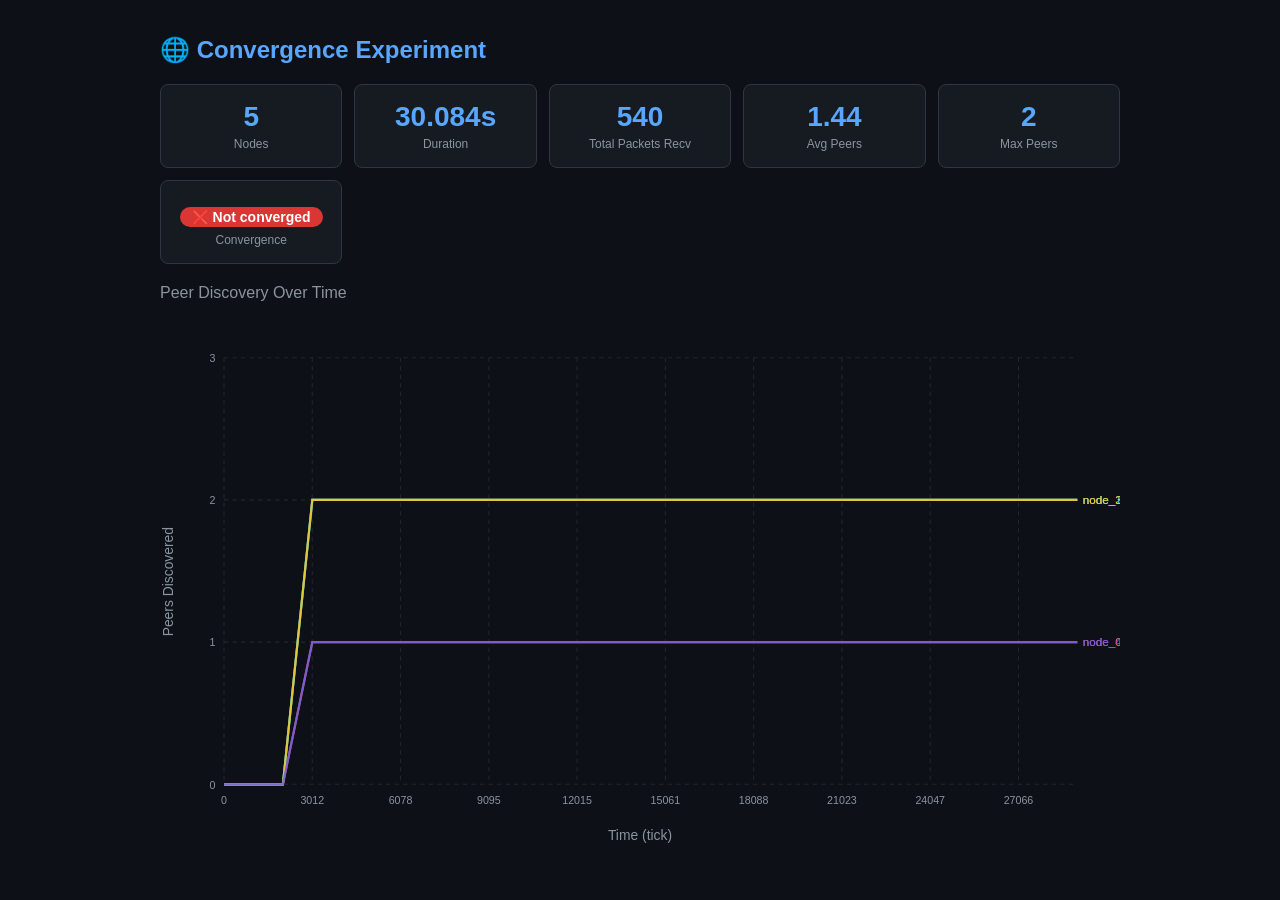
<file: results/convergence-5node/convergence_report.html>
<!DOCTYPE html>
<html lang="en">
<head>
<meta charset="UTF-8">
<meta name="viewport" content="width=device-width, initial-scale=1.0">
<title>Convergence Report</title>
<style>
  body { font-family: -apple-system, BlinkMacSystemFont, 'Segoe UI', Roboto, sans-serif; 
         background: #0d1117; color: #c9d1d9; margin: 0; padding: 20px; }
  .container { max-width: 960px; margin: 0 auto; }
  h1 { color: #58a6ff; font-size: 24px; }
  h2 { color: #8b949e; font-size: 16px; font-weight: normal; }
  .stats { display: grid; grid-template-columns: repeat(auto-fit, minmax(180px, 1fr)); 
            gap: 12px; margin: 20px 0; }
  .stat-card { background: #161b22; border: 1px solid #30363d; border-radius: 8px; 
               padding: 16px; text-align: center; }
  .stat-value { font-size: 28px; font-weight: bold; color: #58a6ff; }
  .stat-label { font-size: 12px; color: #8b949e; margin-top: 4px; }
  svg { width: 100%; height: auto; }
  .converged-badge { display: inline-block; background: #238636; color: #fff; 
                     padding: 2px 12px; border-radius: 12px; font-size: 14px; }
  .not-converged { background: #da3633; }
</style>
</head>
<body>
<div class="container">
<h1>🌐 Convergence Experiment</h1>


<div class="stats">
  <div class="stat-card">
    <div class="stat-value">5</div>
    <div class="stat-label">Nodes</div>
  </div>
  <div class="stat-card">
    <div class="stat-value">30.084s</div>
    <div class="stat-label">Duration</div>
  </div>
  <div class="stat-card">
    <div class="stat-value">540</div>
    <div class="stat-label">Total Packets Recv</div>
  </div>
  <div class="stat-card">
    <div class="stat-value">1.44</div>
    <div class="stat-label">Avg Peers</div>
  </div>
  <div class="stat-card">
    <div class="stat-value">2</div>
    <div class="stat-label">Max Peers</div>
  </div>
  <div class="stat-card">
    <div class="stat-value"><span class="not-converged converged-badge">❌ Not converged</span></div>
    <div class="stat-label">Convergence</div>
  </div>
</div>
<h2>Peer Discovery Over Time</h2>

<svg viewBox="0 0 900 500" xmlns="http://www.w3.org/2000/svg">
<rect x="0" y="0" width="900" height="500" fill="#0d1117" rx="8"/>
<g stroke="#21262d" stroke-width="1">
<line x1="60" y1="440.0" x2="860" y2="440.0" stroke="#21262d" stroke-dasharray="4,4"/>
<line x1="60" y1="306.6666666666667" x2="860" y2="306.6666666666667" stroke="#21262d" stroke-dasharray="4,4"/>
<line x1="60" y1="173.33333333333337" x2="860" y2="173.33333333333337" stroke="#21262d" stroke-dasharray="4,4"/>
<line x1="60" y1="40.0" x2="860" y2="40.0" stroke="#21262d" stroke-dasharray="4,4"/>
<line x1="60.0" y1="40" x2="60.0" y2="440" stroke="#21262d" stroke-dasharray="4,4"/>
<line x1="142.75862068965517" y1="40" x2="142.75862068965517" y2="440" stroke="#21262d" stroke-dasharray="4,4"/>
<line x1="225.51724137931035" y1="40" x2="225.51724137931035" y2="440" stroke="#21262d" stroke-dasharray="4,4"/>
<line x1="308.2758620689655" y1="40" x2="308.2758620689655" y2="440" stroke="#21262d" stroke-dasharray="4,4"/>
<line x1="391.0344827586207" y1="40" x2="391.0344827586207" y2="440" stroke="#21262d" stroke-dasharray="4,4"/>
<line x1="473.7931034482759" y1="40" x2="473.7931034482759" y2="440" stroke="#21262d" stroke-dasharray="4,4"/>
<line x1="556.551724137931" y1="40" x2="556.551724137931" y2="440" stroke="#21262d" stroke-dasharray="4,4"/>
<line x1="639.3103448275862" y1="40" x2="639.3103448275862" y2="440" stroke="#21262d" stroke-dasharray="4,4"/>
<line x1="722.0689655172414" y1="40" x2="722.0689655172414" y2="440" stroke="#21262d" stroke-dasharray="4,4"/>
<line x1="804.8275862068965" y1="40" x2="804.8275862068965" y2="440" stroke="#21262d" stroke-dasharray="4,4"/>
</g>
<line x1="60" y1="-93.33333333333326" x2="860" y2="-93.33333333333326" stroke="#238636" stroke-width="2" stroke-dasharray="6,3"/>
<text x="865" y="-89.33333333333326" fill="#238636" font-size="12">target (4 peers)</text>
<polyline points="60.0,440.0 87.6,440.0 115.2,440.0 142.8,306.7 170.3,306.7 197.9,306.7 225.5,306.7 253.1,306.7 280.7,306.7 308.3,306.7 335.9,306.7 363.4,306.7 391.0,306.7 418.6,306.7 446.2,306.7 473.8,306.7 501.4,306.7 529.0,306.7 556.6,306.7 584.1,306.7 611.7,306.7 639.3,306.7 666.9,306.7 694.5,306.7 722.1,306.7 749.7,306.7 777.2,306.7 804.8,306.7 832.4,306.7 860.0,306.7" fill="none" stroke="#ff6b6b" stroke-width="2" opacity="0.85"/>
<text x="865.0" y="310.6666666666667" fill="#ff6b6b" font-size="11">node_0_peers</text>
<polyline points="60.0,440.0 87.6,440.0 115.2,440.0 142.8,173.3 170.3,173.3 197.9,173.3 225.5,173.3 253.1,173.3 280.7,173.3 308.3,173.3 335.9,173.3 363.4,173.3 391.0,173.3 418.6,173.3 446.2,173.3 473.8,173.3 501.4,173.3 529.0,173.3 556.6,173.3 584.1,173.3 611.7,173.3 639.3,173.3 666.9,173.3 694.5,173.3 722.1,173.3 749.7,173.3 777.2,173.3 804.8,173.3 832.4,173.3 860.0,173.3" fill="none" stroke="#4ecdc4" stroke-width="2" opacity="0.85"/>
<text x="865.0" y="177.33333333333337" fill="#4ecdc4" font-size="11">node_1_peers</text>
<polyline points="60.0,440.0 87.6,440.0 115.2,440.0 142.8,173.3 170.3,173.3 197.9,173.3 225.5,173.3 253.1,173.3 280.7,173.3 308.3,173.3 335.9,173.3 363.4,173.3 391.0,173.3 418.6,173.3 446.2,173.3 473.8,173.3 501.4,173.3 529.0,173.3 556.6,173.3 584.1,173.3 611.7,173.3 639.3,173.3 666.9,173.3 694.5,173.3 722.1,173.3 749.7,173.3 777.2,173.3 804.8,173.3 832.4,173.3 860.0,173.3" fill="none" stroke="#45b7d1" stroke-width="2" opacity="0.85"/>
<text x="865.0" y="177.33333333333337" fill="#45b7d1" font-size="11">node_2_peers</text>
<polyline points="60.0,440.0 87.6,440.0 115.2,440.0 142.8,173.3 170.3,173.3 197.9,173.3 225.5,173.3 253.1,173.3 280.7,173.3 308.3,173.3 335.9,173.3 363.4,173.3 391.0,173.3 418.6,173.3 446.2,173.3 473.8,173.3 501.4,173.3 529.0,173.3 556.6,173.3 584.1,173.3 611.7,173.3 639.3,173.3 666.9,173.3 694.5,173.3 722.1,173.3 749.7,173.3 777.2,173.3 804.8,173.3 832.4,173.3 860.0,173.3" fill="none" stroke="#f9ca24" stroke-width="2" opacity="0.85"/>
<text x="865.0" y="177.33333333333337" fill="#f9ca24" font-size="11">node_3_peers</text>
<polyline points="60.0,440.0 87.6,440.0 115.2,440.0 142.8,306.7 170.3,306.7 197.9,306.7 225.5,306.7 253.1,306.7 280.7,306.7 308.3,306.7 335.9,306.7 363.4,306.7 391.0,306.7 418.6,306.7 446.2,306.7 473.8,306.7 501.4,306.7 529.0,306.7 556.6,306.7 584.1,306.7 611.7,306.7 639.3,306.7 666.9,306.7 694.5,306.7 722.1,306.7 749.7,306.7 777.2,306.7 804.8,306.7 832.4,306.7 860.0,306.7" fill="none" stroke="#6c5ce7" stroke-width="2" opacity="0.85"/>
<text x="865.0" y="310.6666666666667" fill="#6c5ce7" font-size="11">node_4_peers</text>
<text x="450" y="492" fill="#8b949e" font-size="13" text-anchor="middle">Time (tick)</text>
<text x="12" y="250" fill="#8b949e" font-size="13" transform="rotate(-90, 12, 250)" text-anchor="middle">Peers Discovered</text>
<text x="60.0" y="458" fill="#8b949e" font-size="10" text-anchor="middle">0</text>
<text x="142.75862068965517" y="458" fill="#8b949e" font-size="10" text-anchor="middle">3012</text>
<text x="225.51724137931035" y="458" fill="#8b949e" font-size="10" text-anchor="middle">6078</text>
<text x="308.2758620689655" y="458" fill="#8b949e" font-size="10" text-anchor="middle">9095</text>
<text x="391.0344827586207" y="458" fill="#8b949e" font-size="10" text-anchor="middle">12015</text>
<text x="473.7931034482759" y="458" fill="#8b949e" font-size="10" text-anchor="middle">15061</text>
<text x="556.551724137931" y="458" fill="#8b949e" font-size="10" text-anchor="middle">18088</text>
<text x="639.3103448275862" y="458" fill="#8b949e" font-size="10" text-anchor="middle">21023</text>
<text x="722.0689655172414" y="458" fill="#8b949e" font-size="10" text-anchor="middle">24047</text>
<text x="804.8275862068965" y="458" fill="#8b949e" font-size="10" text-anchor="middle">27066</text>
<text x="52" y="444.0" fill="#8b949e" font-size="10" text-anchor="end">0</text>
<text x="52" y="310.6666666666667" fill="#8b949e" font-size="10" text-anchor="end">1</text>
<text x="52" y="177.33333333333337" fill="#8b949e" font-size="10" text-anchor="end">2</text>
<text x="52" y="44.0" fill="#8b949e" font-size="10" text-anchor="end">3</text>
</svg>
</div></body></html>
</file>
